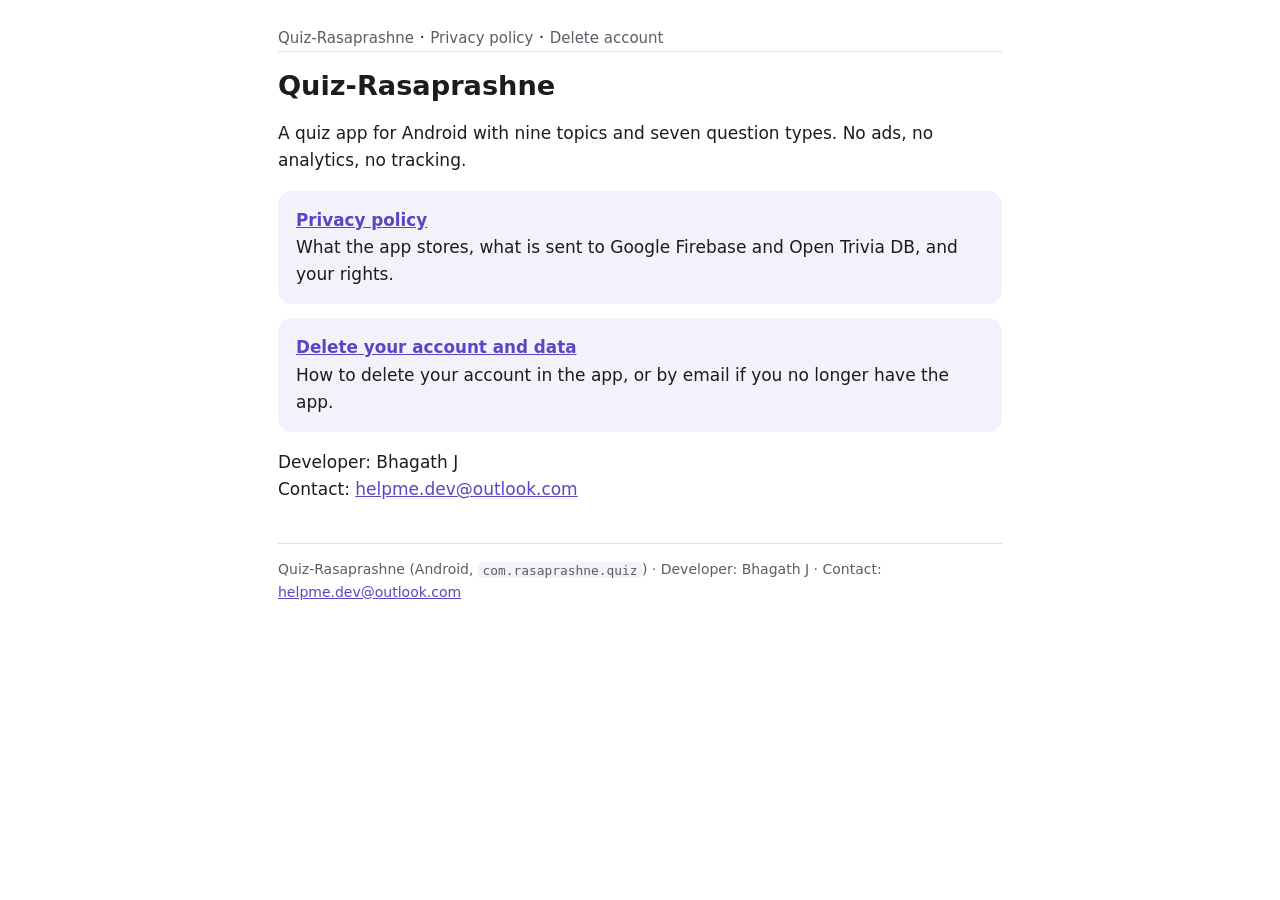
<file: index.html>
<!doctype html>
<html lang="en">
<head>
<meta charset="utf-8">
<meta name="viewport" content="width=device-width, initial-scale=1">
<title>Quiz-Rasaprashne - privacy and account deletion</title>
<meta name="description" content="Privacy policy and account deletion for the Quiz-Rasaprashne Android app.">
<link rel="stylesheet" href="style.css">
</head>
<body>
<main>
<header class="top"><a href="./">Quiz-Rasaprashne</a> · <a href="privacy-policy.html">Privacy policy</a> · <a href="account-deletion.html">Delete account</a></header>
<h1>Quiz-Rasaprashne</h1>
<p>A quiz app for Android with nine topics and seven question types. No ads, no analytics, no tracking.</p>
<div class="card"><a href="privacy-policy.html">Privacy policy</a><br>What the app stores, what is sent to Google Firebase and Open Trivia DB, and your rights.</div>
<div class="card"><a href="account-deletion.html">Delete your account and data</a><br>How to delete your account in the app, or by email if you no longer have the app.</div>
<p>Developer: Bhagath J<br>Contact: <a href="mailto:helpme.dev@outlook.com">helpme.dev@outlook.com</a></p>

<footer>Quiz-Rasaprashne (Android, <code>com.rasaprashne.quiz</code>) · Developer: Bhagath J · Contact: <a href="mailto:helpme.dev@outlook.com">helpme.dev@outlook.com</a></footer>
</main>
</body>
</html>
</file>
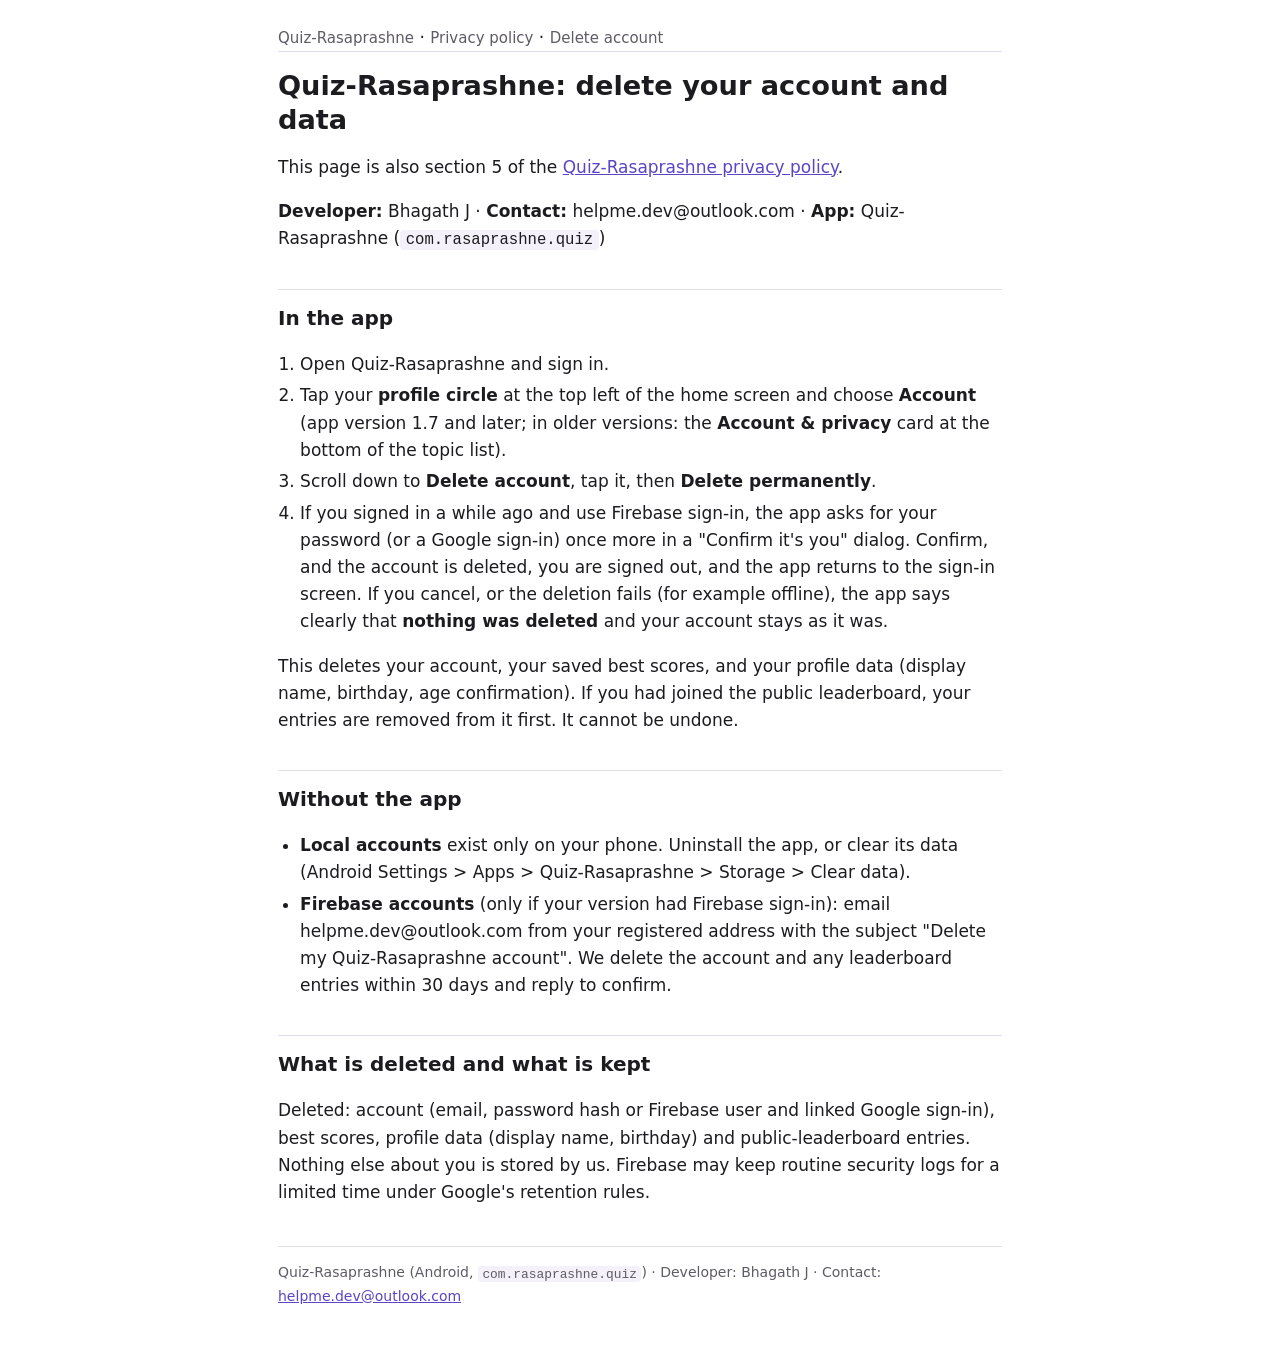
<file: account-deletion.html>
<!doctype html>
<html lang="en">
<head>
<meta charset="utf-8">
<meta name="viewport" content="width=device-width, initial-scale=1">
<title>Delete your account and data - Quiz-Rasaprashne</title>
<meta name="description" content="How to delete your Quiz-Rasaprashne account and data.">
<link rel="stylesheet" href="style.css">
</head>
<body>
<main>
<header class="top"><a href="./">Quiz-Rasaprashne</a> · <a href="privacy-policy.html">Privacy policy</a> · <a href="account-deletion.html">Delete account</a></header>
<h1 id="quiz-rasaprashne-delete-your-account-and-data">Quiz-Rasaprashne: delete your account and data</h1>
<p>This page is also section 5 of the <a href="privacy-policy.html">Quiz-Rasaprashne privacy policy</a>.</p>
<p><strong>Developer:</strong> Bhagath J · <strong>Contact:</strong> helpme.dev@outlook.com · <strong>App:</strong> Quiz-Rasaprashne (<code>com.rasaprashne.quiz</code>)</p>
<h2 id="in-the-app">In the app</h2>
<ol>
<li>Open Quiz-Rasaprashne and sign in.</li>
<li>Tap your <strong>profile circle</strong> at the top left of the home screen and choose <strong>Account</strong> (app version 1.7 and later; in older versions: the <strong>Account &amp; privacy</strong> card at the bottom of the topic list).</li>
<li>Scroll down to <strong>Delete account</strong>, tap it, then <strong>Delete permanently</strong>.</li>
<li>If you signed in a while ago and use Firebase sign-in, the app asks for your password (or a Google sign-in) once more in a "Confirm it's you" dialog. Confirm, and the account is deleted, you are signed out, and the app returns to the sign-in screen. If you cancel, or the deletion fails (for example offline), the app says clearly that <strong>nothing was deleted</strong> and your account stays as it was.</li>
</ol>
<p>This deletes your account, your saved best scores, and your profile data (display name, birthday, age confirmation). If you had joined the public leaderboard, your entries are removed from it first. It cannot be undone.</p>
<h2 id="without-the-app">Without the app</h2>
<ul>
<li><strong>Local accounts</strong> exist only on your phone. Uninstall the app, or clear its data (Android Settings &gt; Apps &gt; Quiz-Rasaprashne &gt; Storage &gt; Clear data).</li>
<li><strong>Firebase accounts</strong> (only if your version had Firebase sign-in): email helpme.dev@outlook.com from your registered address with the subject "Delete my Quiz-Rasaprashne account". We delete the account and any leaderboard entries within 30 days and reply to confirm.</li>
</ul>
<h2 id="what-is-deleted-and-what-is-kept">What is deleted and what is kept</h2>
<p>Deleted: account (email, password hash or Firebase user and linked Google sign-in), best scores, profile data (display name, birthday) and public-leaderboard entries. Nothing else about you is stored by us. Firebase may keep routine security logs for a limited time under Google's retention rules.</p>
<footer>Quiz-Rasaprashne (Android, <code>com.rasaprashne.quiz</code>) · Developer: Bhagath J · Contact: <a href="mailto:helpme.dev@outlook.com">helpme.dev@outlook.com</a></footer>
</main>
</body>
</html>
</file>
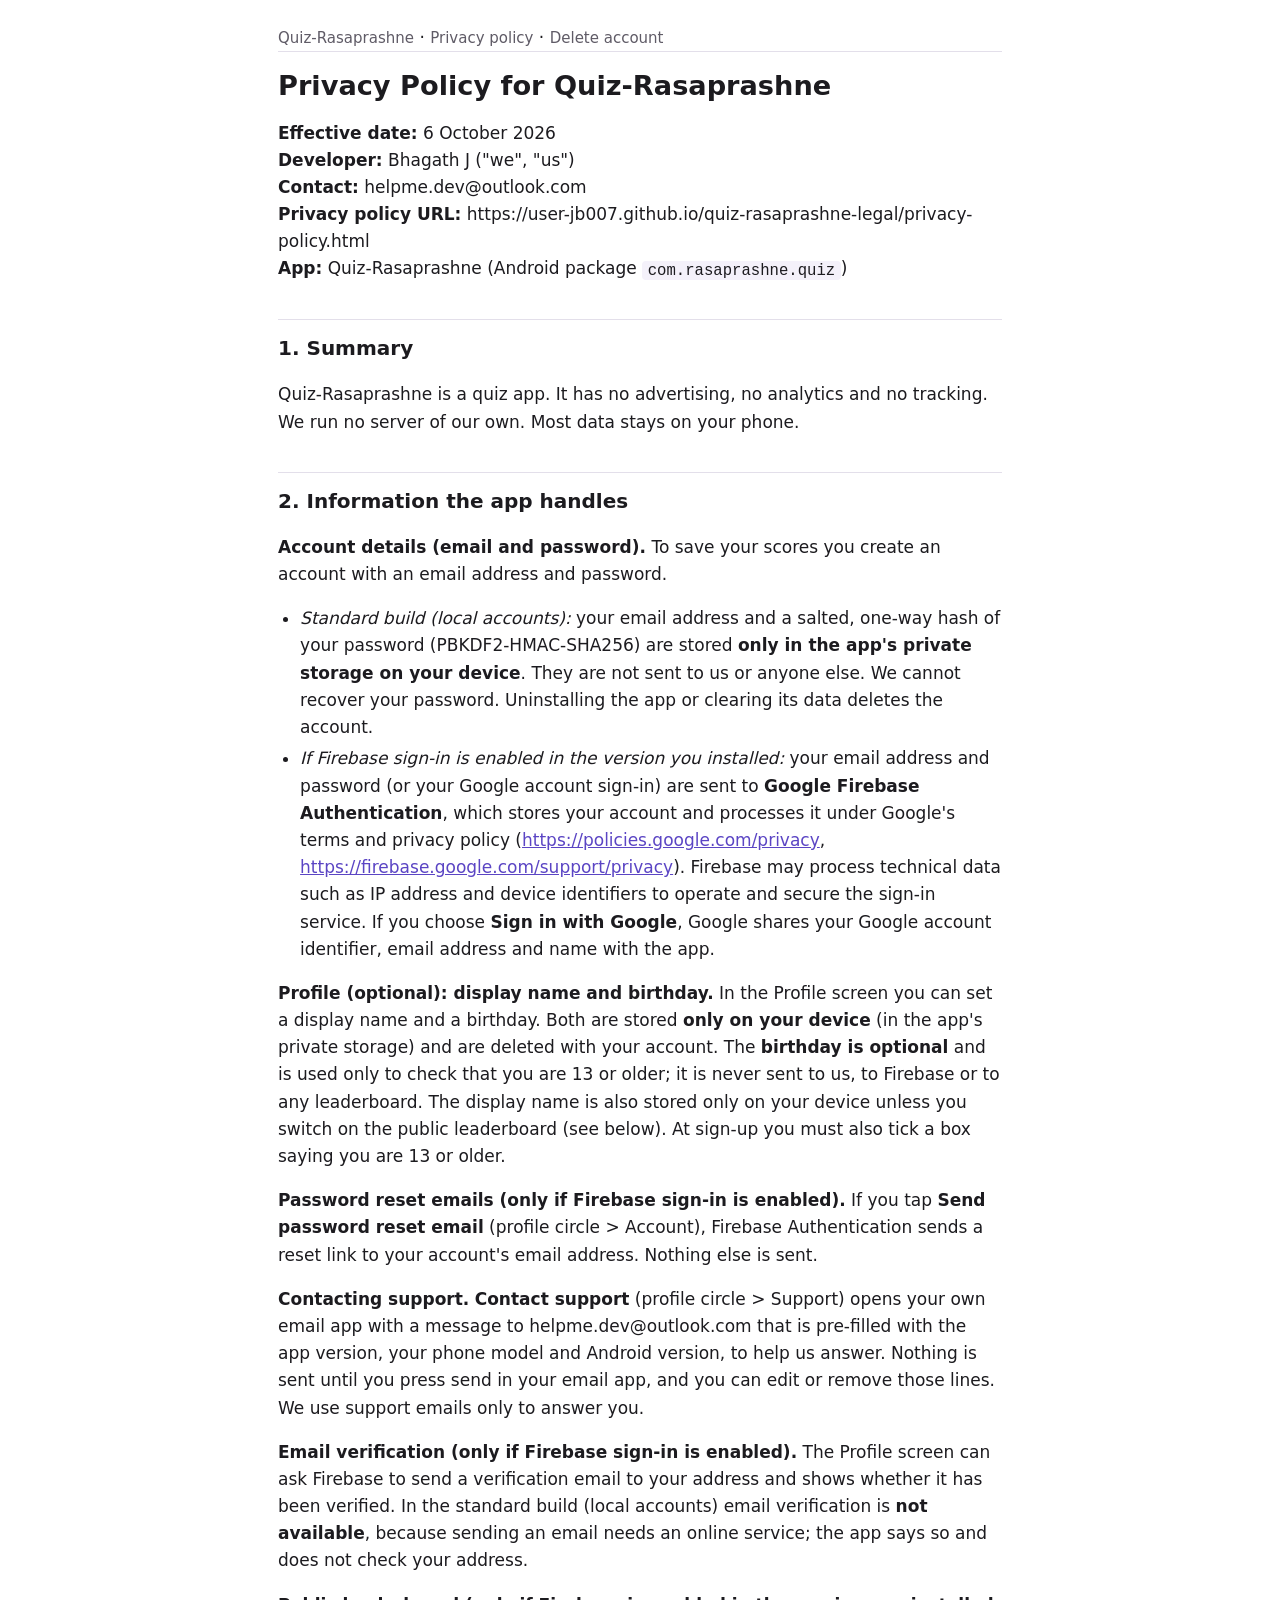
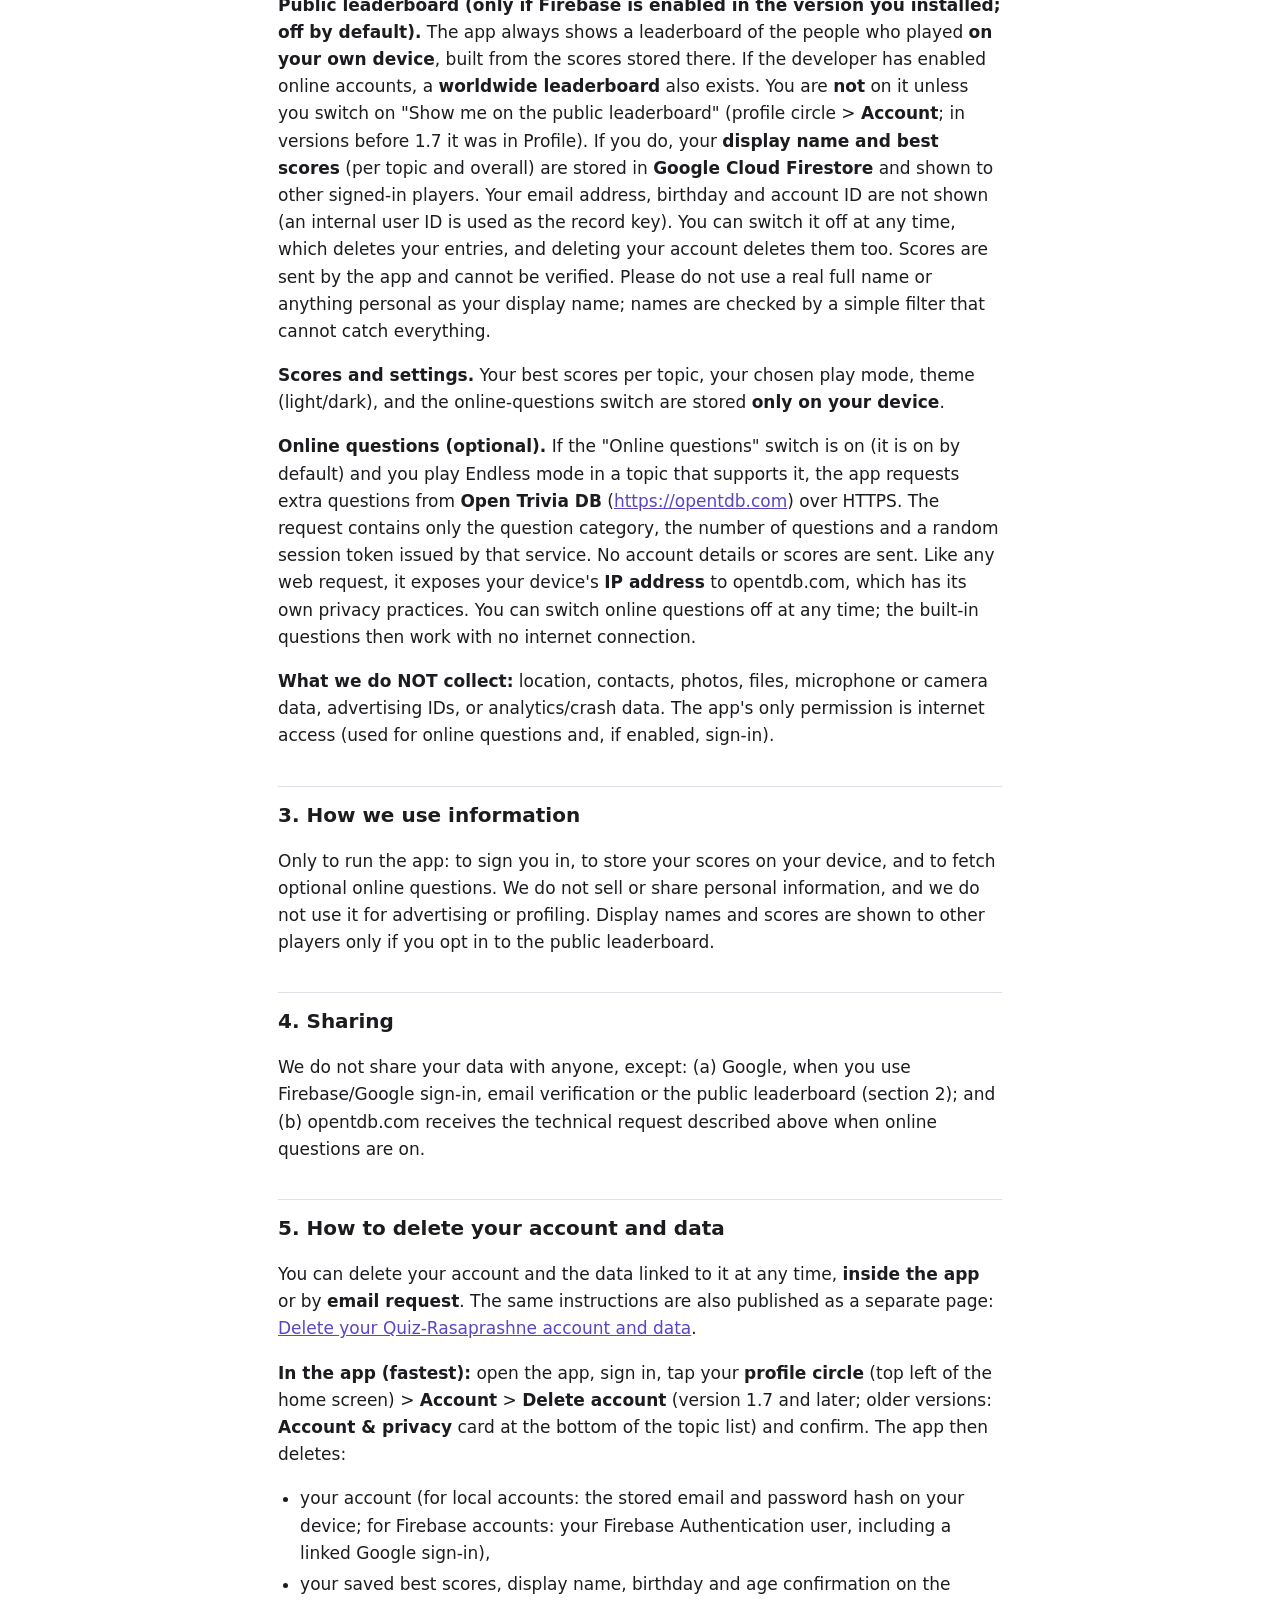
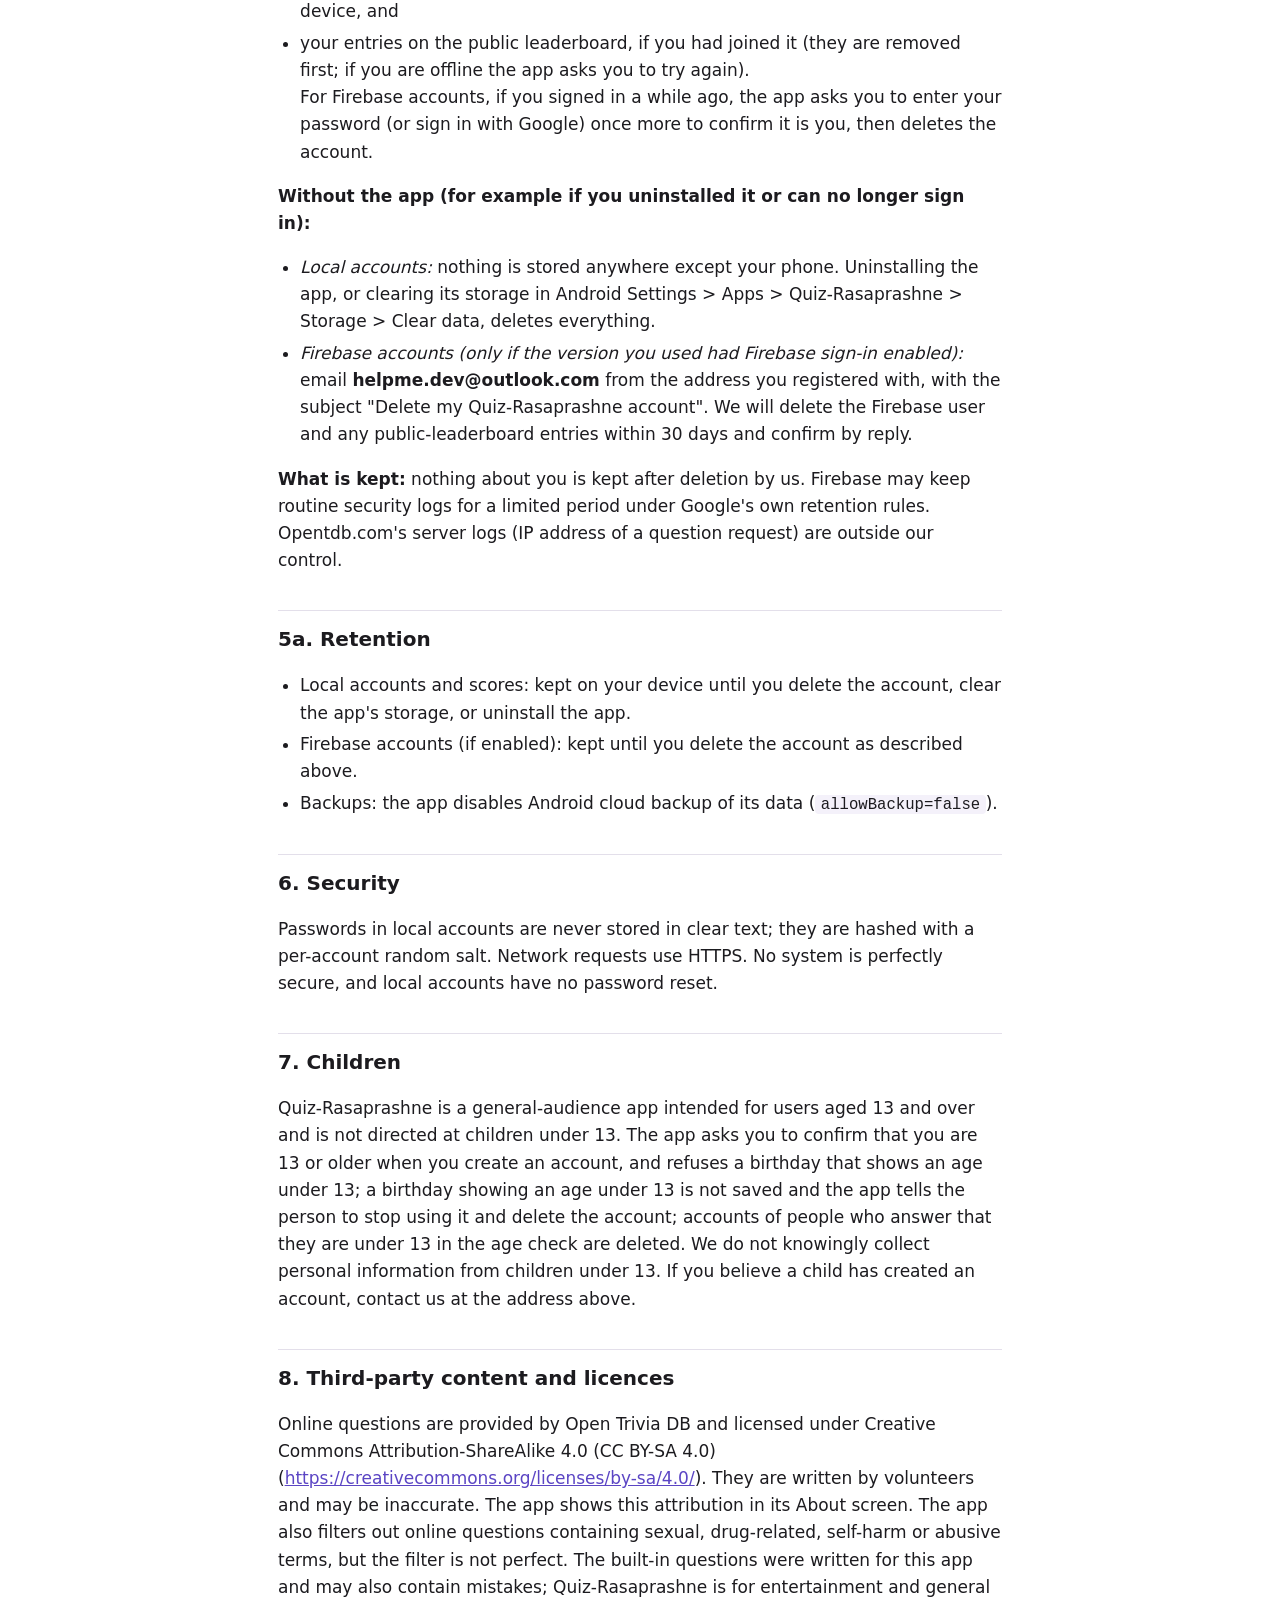
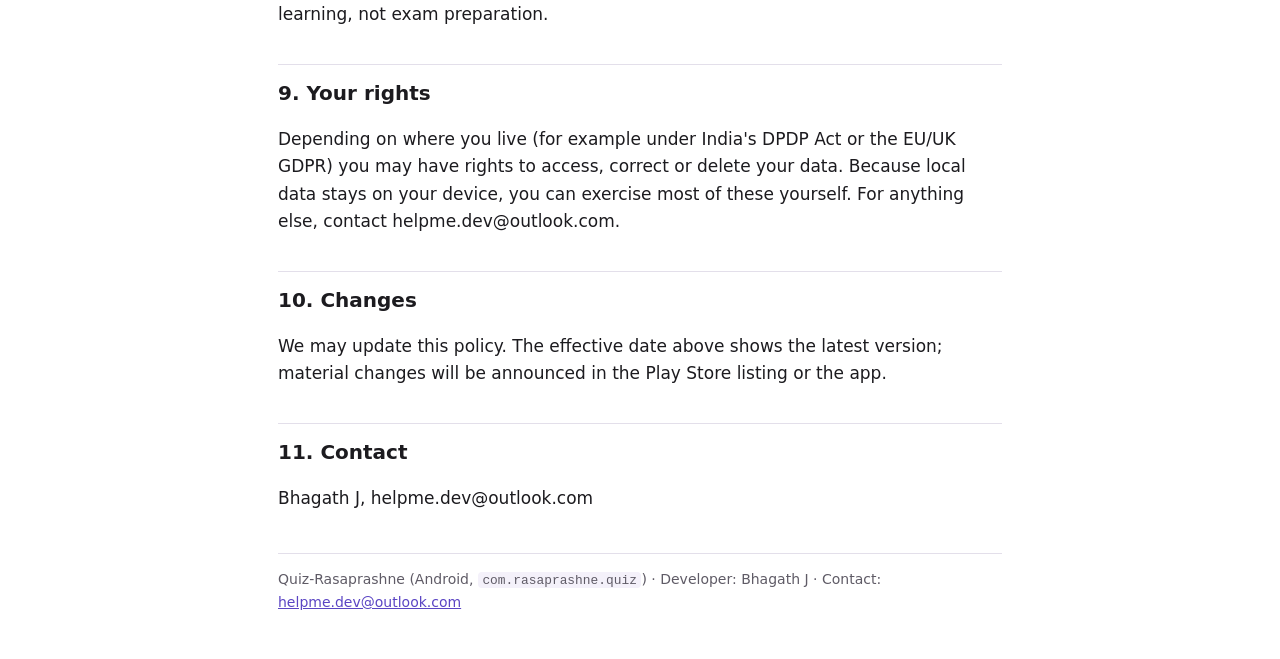
<file: privacy-policy.html>
<!doctype html>
<html lang="en">
<head>
<meta charset="utf-8">
<meta name="viewport" content="width=device-width, initial-scale=1">
<title>Privacy Policy - Quiz-Rasaprashne</title>
<meta name="description" content="Privacy policy of the Quiz-Rasaprashne Android quiz app.">
<link rel="stylesheet" href="style.css">
</head>
<body>
<main>
<header class="top"><a href="./">Quiz-Rasaprashne</a> · <a href="privacy-policy.html">Privacy policy</a> · <a href="account-deletion.html">Delete account</a></header>
<h1 id="privacy-policy-for-quiz-rasaprashne">Privacy Policy for Quiz-Rasaprashne</h1>
<p><strong>Effective date:</strong> 6 October 2026<br />
<strong>Developer:</strong> Bhagath J ("we", "us")<br />
<strong>Contact:</strong> helpme.dev@outlook.com<br />
<strong>Privacy policy URL:</strong> https://user-jb007.github.io/quiz-rasaprashne-legal/privacy-policy.html<br />
<strong>App:</strong> Quiz-Rasaprashne (Android package <code>com.rasaprashne.quiz</code>)</p>
<h2 id="1-summary">1. Summary</h2>
<p>Quiz-Rasaprashne is a quiz app. It has no advertising, no analytics and no tracking. We run no server of our own. Most data stays on your phone.</p>
<h2 id="2-information-the-app-handles">2. Information the app handles</h2>
<p><strong>Account details (email and password).</strong> To save your scores you create an account with an email address and password.</p>
<ul>
<li><em>Standard build (local accounts):</em> your email address and a salted, one-way hash of your password (PBKDF2-HMAC-SHA256) are stored <strong>only in the app's private storage on your device</strong>. They are not sent to us or anyone else. We cannot recover your password. Uninstalling the app or clearing its data deletes the account.</li>
<li><em>If Firebase sign-in is enabled in the version you installed:</em> your email address and password (or your Google account sign-in) are sent to <strong>Google Firebase Authentication</strong>, which stores your account and processes it under Google's terms and privacy policy (<a href="https://policies.google.com/privacy">https://policies.google.com/privacy</a>, <a href="https://firebase.google.com/support/privacy">https://firebase.google.com/support/privacy</a>). Firebase may process technical data such as IP address and device identifiers to operate and secure the sign-in service. If you choose <strong>Sign in with Google</strong>, Google shares your Google account identifier, email address and name with the app.</li>
</ul>
<p><strong>Profile (optional): display name and birthday.</strong> In the Profile screen you can set a display name and a birthday. Both are stored <strong>only on your device</strong> (in the app's private storage) and are deleted with your account. The <strong>birthday is optional</strong> and is used only to check that you are 13 or older; it is never sent to us, to Firebase or to any leaderboard. The display name is also stored only on your device unless you switch on the public leaderboard (see below). At sign-up you must also tick a box saying you are 13 or older.</p>
<p><strong>Password reset emails (only if Firebase sign-in is enabled).</strong> If you tap <strong>Send password reset email</strong> (profile circle &gt; Account), Firebase Authentication sends a reset link to your account's email address. Nothing else is sent.</p>
<p><strong>Contacting support.</strong> <strong>Contact support</strong> (profile circle &gt; Support) opens your own email app with a message to helpme.dev@outlook.com that is pre-filled with the app version, your phone model and Android version, to help us answer. Nothing is sent until you press send in your email app, and you can edit or remove those lines. We use support emails only to answer you.</p>
<p><strong>Email verification (only if Firebase sign-in is enabled).</strong> The Profile screen can ask Firebase to send a verification email to your address and shows whether it has been verified. In the standard build (local accounts) email verification is <strong>not available</strong>, because sending an email needs an online service; the app says so and does not check your address.</p>
<p><strong>Public leaderboard (only if Firebase is enabled in the version you installed; off by default).</strong> The app always shows a leaderboard of the people who played <strong>on your own device</strong>, built from the scores stored there. If the developer has enabled online accounts, a <strong>worldwide leaderboard</strong> also exists. You are <strong>not</strong> on it unless you switch on "Show me on the public leaderboard" (profile circle &gt; <strong>Account</strong>; in versions before 1.7 it was in Profile). If you do, your <strong>display name and best scores</strong> (per topic and overall) are stored in <strong>Google Cloud Firestore</strong> and shown to other signed-in players. Your email address, birthday and account ID are not shown (an internal user ID is used as the record key). You can switch it off at any time, which deletes your entries, and deleting your account deletes them too. Scores are sent by the app and cannot be verified. Please do not use a real full name or anything personal as your display name; names are checked by a simple filter that cannot catch everything.</p>
<p><strong>Scores and settings.</strong> Your best scores per topic, your chosen play mode, theme (light/dark), and the online-questions switch are stored <strong>only on your device</strong>.</p>
<p><strong>Online questions (optional).</strong> If the "Online questions" switch is on (it is on by default) and you play Endless mode in a topic that supports it, the app requests extra questions from <strong>Open Trivia DB</strong> (<a href="https://opentdb.com">https://opentdb.com</a>) over HTTPS. The request contains only the question category, the number of questions and a random session token issued by that service. No account details or scores are sent. Like any web request, it exposes your device's <strong>IP address</strong> to opentdb.com, which has its own privacy practices. You can switch online questions off at any time; the built-in questions then work with no internet connection.</p>
<p><strong>What we do NOT collect:</strong> location, contacts, photos, files, microphone or camera data, advertising IDs, or analytics/crash data. The app's only permission is internet access (used for online questions and, if enabled, sign-in).</p>
<h2 id="3-how-we-use-information">3. How we use information</h2>
<p>Only to run the app: to sign you in, to store your scores on your device, and to fetch optional online questions. We do not sell or share personal information, and we do not use it for advertising or profiling. Display names and scores are shown to other players only if you opt in to the public leaderboard.</p>
<h2 id="4-sharing">4. Sharing</h2>
<p>We do not share your data with anyone, except: (a) Google, when you use Firebase/Google sign-in, email verification or the public leaderboard (section 2); and (b) opentdb.com receives the technical request described above when online questions are on.</p>
<h2 id="5-how-to-delete-your-account-and-data">5. How to delete your account and data</h2>
<p>You can delete your account and the data linked to it at any time, <strong>inside the app</strong> or by <strong>email request</strong>. The same instructions are also published as a separate page: <a href="account-deletion.html">Delete your Quiz-Rasaprashne account and data</a>.</p>
<p><strong>In the app (fastest):</strong> open the app, sign in, tap your <strong>profile circle</strong> (top left of the home screen) &gt; <strong>Account</strong> &gt; <strong>Delete account</strong> (version 1.7 and later; older versions: <strong>Account &amp; privacy</strong> card at the bottom of the topic list) and confirm. The app then deletes:</p>
<ul>
<li>your account (for local accounts: the stored email and password hash on your device; for Firebase accounts: your Firebase Authentication user, including a linked Google sign-in),</li>
<li>your saved best scores, display name, birthday and age confirmation on the device, and</li>
<li>your entries on the public leaderboard, if you had joined it (they are removed first; if you are offline the app asks you to try again).<br />
For Firebase accounts, if you signed in a while ago, the app asks you to enter your password (or sign in with Google) once more to confirm it is you, then deletes the account.</li>
</ul>
<p><strong>Without the app (for example if you uninstalled it or can no longer sign in):</strong></p>
<ul>
<li><em>Local accounts:</em> nothing is stored anywhere except your phone. Uninstalling the app, or clearing its storage in Android Settings &gt; Apps &gt; Quiz-Rasaprashne &gt; Storage &gt; Clear data, deletes everything.</li>
<li><em>Firebase accounts (only if the version you used had Firebase sign-in enabled):</em> email <strong>helpme.dev@outlook.com</strong> from the address you registered with, with the subject "Delete my Quiz-Rasaprashne account". We will delete the Firebase user and any public-leaderboard entries within 30 days and confirm by reply.</li>
</ul>
<p><strong>What is kept:</strong> nothing about you is kept after deletion by us. Firebase may keep routine security logs for a limited period under Google's own retention rules. Opentdb.com's server logs (IP address of a question request) are outside our control.</p>
<h2 id="5a-retention">5a. Retention</h2>
<ul>
<li>Local accounts and scores: kept on your device until you delete the account, clear the app's storage, or uninstall the app.</li>
<li>Firebase accounts (if enabled): kept until you delete the account as described above.</li>
<li>Backups: the app disables Android cloud backup of its data (<code>allowBackup=false</code>).</li>
</ul>
<h2 id="6-security">6. Security</h2>
<p>Passwords in local accounts are never stored in clear text; they are hashed with a per-account random salt. Network requests use HTTPS. No system is perfectly secure, and local accounts have no password reset.</p>
<h2 id="7-children">7. Children</h2>
<p>Quiz-Rasaprashne is a general-audience app intended for users aged 13 and over and is not directed at children under 13. The app asks you to confirm that you are 13 or older when you create an account, and refuses a birthday that shows an age under 13; a birthday showing an age under 13 is not saved and the app tells the person to stop using it and delete the account; accounts of people who answer that they are under 13 in the age check are deleted. We do not knowingly collect personal information from children under 13. If you believe a child has created an account, contact us at the address above.</p>
<h2 id="8-third-party-content-and-licences">8. Third-party content and licences</h2>
<p>Online questions are provided by Open Trivia DB and licensed under Creative Commons Attribution-ShareAlike 4.0 (CC BY-SA 4.0) (<a href="https://creativecommons.org/licenses/by-sa/4.0/">https://creativecommons.org/licenses/by-sa/4.0/</a>). They are written by volunteers and may be inaccurate. The app shows this attribution in its About screen. The app also filters out online questions containing sexual, drug-related, self-harm or abusive terms, but the filter is not perfect. The built-in questions were written for this app and may also contain mistakes; Quiz-Rasaprashne is for entertainment and general learning, not exam preparation.</p>
<h2 id="9-your-rights">9. Your rights</h2>
<p>Depending on where you live (for example under India's DPDP Act or the EU/UK GDPR) you may have rights to access, correct or delete your data. Because local data stays on your device, you can exercise most of these yourself. For anything else, contact helpme.dev@outlook.com.</p>
<h2 id="10-changes">10. Changes</h2>
<p>We may update this policy. The effective date above shows the latest version; material changes will be announced in the Play Store listing or the app.</p>
<h2 id="11-contact">11. Contact</h2>
<p>Bhagath J, helpme.dev@outlook.com</p>
<footer>Quiz-Rasaprashne (Android, <code>com.rasaprashne.quiz</code>) · Developer: Bhagath J · Contact: <a href="mailto:helpme.dev@outlook.com">helpme.dev@outlook.com</a></footer>
</main>
</body>
</html>
</file>
<file: style.css>
:root { color-scheme: light dark; --fg:#1c1b1f; --bg:#ffffff; --muted:#5f5b66; --accent:#5b45c4; --card:#f4f1fa; --line:#e3dfea; }
@media (prefers-color-scheme: dark) { :root { --fg:#e8e3ee; --bg:#121016; --muted:#b0aab8; --accent:#c4b5ff; --card:#1e1b24; --line:#2e2a36; } }
* { box-sizing: border-box; }
html { -webkit-text-size-adjust: 100%; }
body { margin:0; background:var(--bg); color:var(--fg); font: 17px/1.6 system-ui, -apple-system, "Segoe UI", Roboto, "Noto Sans", sans-serif; }
main { max-width: 760px; margin: 0 auto; padding: 24px 18px 48px; }
header.top { border-bottom:1px solid var(--line); margin-bottom: 8px; }
header.top a { color: var(--muted); text-decoration:none; font-size: 15px; }
h1 { font-size: 1.7rem; line-height:1.25; margin: 0.6em 0 0.4em; }
h2 { font-size: 1.25rem; margin: 1.8em 0 0.5em; padding-top: 0.6em; border-top: 1px solid var(--line); }
p, li { overflow-wrap: anywhere; }
ul, ol { padding-left: 1.3em; } li { margin: 0.25em 0; }
a { color: var(--accent); }
code { background: var(--card); padding: 0.05em 0.35em; border-radius: 4px; font-size: 0.92em; }
blockquote { margin: 1em 0; padding: 0.6em 1em; background: var(--card); border-left: 4px solid var(--accent); border-radius: 6px; }
.card { background: var(--card); border-radius: 14px; padding: 16px 18px; margin: 14px 0; }
.card a { font-weight: 600; font-size: 1.05rem; }
footer { margin-top: 40px; padding-top: 14px; border-top: 1px solid var(--line); color: var(--muted); font-size: 14px; }
</file>
